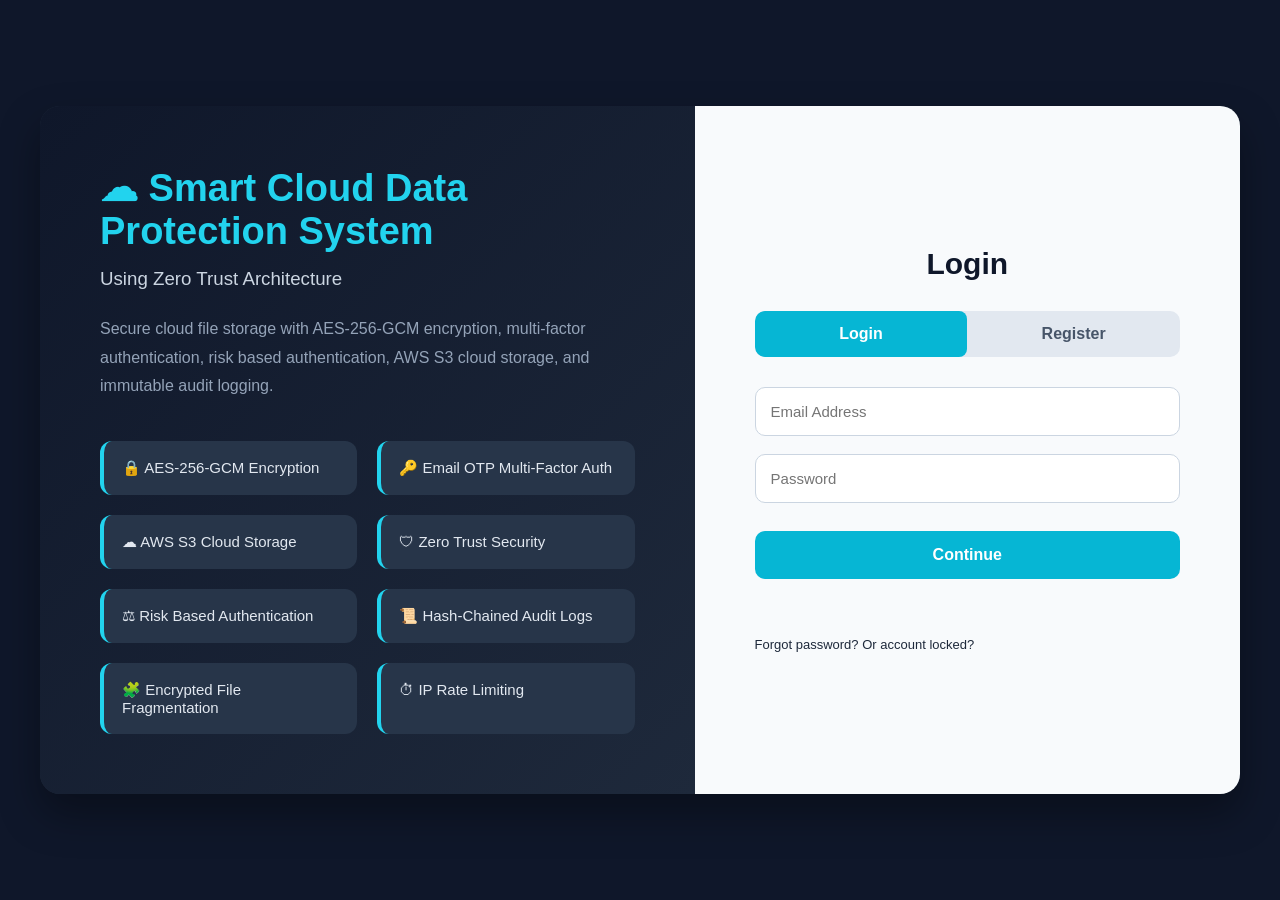
<file: templates/index.html>
<!DOCTYPE html>
<html lang="en">

<head>
    <meta charset="UTF-8">
    <meta name="viewport" content="width=device-width, initial-scale=1.0">
    <title>Smart Cloud Data Protection System</title>

    <link rel="stylesheet" href="/static/style.css">
</head>

<body class="login-page">

<div class="login-container">

    <!-- Left Panel -->
    <div class="info-panel">

        <h1>☁ Smart Cloud Data Protection System</h1>

        <h3>Using Zero Trust Architecture</h3>

        <p class="description">
            Secure cloud file storage with AES-256-GCM encryption,
            multi-factor authentication, risk based authentication,
            AWS S3 cloud storage, and immutable audit logging.
        </p>

        <div class="feature-list">

            <div class="feature-card">🔒 AES-256-GCM Encryption</div>

            <div class="feature-card">🔑 Email OTP Multi-Factor Auth</div>

            <div class="feature-card">☁ AWS S3 Cloud Storage</div>

            <div class="feature-card">🛡 Zero Trust Security</div>

            <div class="feature-card">⚖ Risk Based Authentication</div>

            <div class="feature-card">📜 Hash-Chained Audit Logs</div>

            <div class="feature-card">🧩 Encrypted File Fragmentation</div>

            <div class="feature-card">⏱ IP Rate Limiting</div>

        </div>

    </div>

    <!-- Right Panel -->

    <div class="login-card">

        <h2 id="formTitle">Login</h2>

        <div class="toggle">

            <button id="loginBtn" class="active" onclick="showLogin()">
                Login
            </button>

            <button id="registerBtn" onclick="showRegister()">
                Register
            </button>

        </div>

        <input
            id="email"
            type="email"
            placeholder="Email Address">

        <input
            id="password"
            type="password"
            placeholder="Password">

        <div id="confirmSection" style="display:none">

            <input
                id="confirmPassword"
                type="password"
                placeholder="Confirm Password">

        </div>

        <button
            class="primary-btn"
            onclick="handleAction()">

            Continue

        </button>

        <div id="unlockSection" style="display:none; margin-top:10px;">

            <p style="color:#64748B; font-size:13px;">
                Enter your email to receive an unlock OTP.
            </p>

            <button
                class="upload-btn"
                onclick="requestUnlock()">

                Unlock Account

            </button>

        </div>

        <p id="msg"></p>

        <p style="margin-top:14px; font-size:13px;">
            <a href="#"
               id="unlockLink"
               onclick="toggleUnlock(event)">
               Forgot password? Or account locked?
            </a>
        </p>

    </div>

</div>

<script>

let mode = "login";

function toggleUnlock(e) {

    e.preventDefault();

    const sec = document.getElementById("unlockSection");

    const show = sec.style.display === "none";

    sec.style.display = show ? "block" : "none";

    document.getElementById("unlockLink").innerHTML = show
        ? "Hide unlock option"
        : "Forgot password? Or account locked?";

}

async function requestUnlock() {

    const email = document.getElementById("email").value.trim();

    const msg = document.getElementById("msg");

    if (email === "") {

        msg.innerHTML = "Enter your email first.";

        return;

    }

    msg.innerHTML = "Requesting unlock OTP...";

    try {

        const res = await fetch("/unlock", {

            method: "POST",

            headers: { "Content-Type": "application/json" },

            body: JSON.stringify({ email: email })

        });

        const data = await res.json();

        if (data.unlock_required) {

            window.location.href =

                "/verify_otp?mode=unlock&email=" +

                encodeURIComponent(data.email);

        } else {

            msg.innerHTML = data.message;

        }

    } catch (err) {

        console.log(err);

        msg.innerHTML = "Failed to request unlock.";

    }

}

function showLogin(){

    mode = "login";

    document.getElementById("formTitle").innerHTML = "Login";

    document.getElementById("confirmSection").style.display = "none";

    document.getElementById("loginBtn").classList.add("active");

    document.getElementById("registerBtn").classList.remove("active");

    document.getElementById("msg").innerHTML = "";

}

function showRegister(){

    mode = "register";

    document.getElementById("formTitle").innerHTML = "Register";

    document.getElementById("confirmSection").style.display = "block";

    document.getElementById("registerBtn").classList.add("active");

    document.getElementById("loginBtn").classList.remove("active");

    document.getElementById("msg").innerHTML = "";

}

async function handleAction(){

    const email = document.getElementById("email").value.trim();

    const password = document.getElementById("password").value;

    const msg = document.getElementById("msg");

    if(email === "" || password === ""){

        msg.innerHTML = "Please enter email and password.";

        return;

    }

    msg.innerHTML = "Processing...";

    if(mode === "login"){

        const res = await fetch("/login",{

            method:"POST",

            headers:{
                "Content-Type":"application/json"
            },

            body:JSON.stringify({
                email:email,
                password:password
            })

        });

        const data = await res.json();

        msg.innerHTML = data.message;

        if(res.ok){

            window.location.href =
                "/dashboard/" + encodeURIComponent(data.email);

        } else if(data.unlock_required){

            window.location.href =
                "/verify_otp?mode=unlock&email=" +
                encodeURIComponent(data.email);

        } else if(data.otp_required){

            window.location.href =
                "/verify_otp?mode=login&email=" +
                encodeURIComponent(data.email);

        } else if(data.verification_required){

            window.location.href =
                "/verify_otp?mode=register&email=" +
                encodeURIComponent(data.email);

        } else if(res.status === 429){

            msg.innerHTML = data.message || "Too many attempts. Try again later.";

        }

    }

    else{

        const confirmPassword =
            document.getElementById("confirmPassword").value;

        if(password !== confirmPassword){

            msg.innerHTML = "Passwords do not match.";

            return;

        }

        if(password.length < 8){

            msg.innerHTML = "Password must be at least 8 characters.";

            return;

        }

        const res = await fetch("/register",{

            method:"POST",

            headers:{
                "Content-Type":"application/json"
            },

            body:JSON.stringify({
                email:email,
                password:password
            })

        });

        const data = await res.json();

        msg.innerHTML = data.message;

        if(res.ok){

            // Step 2: first-time email verification
            window.location.href =
                "/verify_otp?mode=register&email=" +
                encodeURIComponent(data.email);

        } else if(res.status === 429){

            msg.innerHTML = data.message || "Too many registrations. Try again later.";

        }

    }

}

</script>

</body>
</html>
</file>
<file: static/style.css>
/* ===================================================
   SMART CLOUD DATA PROTECTION SYSTEM
   ZERO TRUST UI
   FINAL STYLE.CSS
===================================================*/

*{
    margin:0;
    padding:0;
    box-sizing:border-box;
}

body{

    font-family:'Segoe UI',Tahoma,Geneva,Verdana,sans-serif;

    background:#0F172A;

    color:#F8FAFC;

    min-height:100vh;
}

a{

    text-decoration:none;

    color:inherit;
}

button{

    cursor:pointer;

    transition:.3s;
}

input{

    outline:none;
}

/*==========================
LOGIN PAGE
==========================*/

.login-page{

    display:flex;

    justify-content:center;

    align-items:center;

    min-height:100vh;

    padding:40px;
}

.login-container{

    width:1200px;

    max-width:100%;

    display:grid;

    grid-template-columns:1.2fr 1fr;

    background:#1E293B;

    border-radius:20px;

    overflow:hidden;

    box-shadow:0 20px 40px rgba(0,0,0,.35);
}

.info-panel{

    padding:60px;

    background:linear-gradient(135deg,#0F172A,#1E293B);
}

.info-panel h1{

    font-size:38px;

    color:#22D3EE;

    margin-bottom:15px;
}

.info-panel h3{

    color:#CBD5E1;

    margin-bottom:25px;

    font-weight:400;
}

.description{

    color:#94A3B8;

    line-height:1.8;

    margin-bottom:40px;
}

.feature-list{

    display:grid;

    grid-template-columns:1fr 1fr;

    gap:20px;
}

.feature-card{

    background:#273549;

    padding:18px;

    border-radius:12px;

    border-left:4px solid #22D3EE;

    color:#E2E8F0;

    font-size:15px;
}
/*==========================
LOGIN CARD
==========================*/

.login-card{

    background:#F8FAFC;

    color:#1E293B;

    padding:60px;

    display:flex;

    flex-direction:column;

    justify-content:center;
}

.login-card h2{

    text-align:center;

    margin-bottom:30px;

    color:#0F172A;

    font-size:30px;
}

.toggle{

    display:flex;

    background:#E2E8F0;

    border-radius:10px;

    overflow:hidden;

    margin-bottom:30px;
}

.toggle button{

    flex:1;

    padding:14px;

    border:none;

    background:transparent;

    font-size:16px;

    font-weight:600;

    color:#475569;
}

.toggle button.active{

    background:#06B6D4;

    color:white;
}

.login-card input{

    width:100%;

    padding:15px;

    margin-bottom:18px;

    border-radius:10px;

    border:1px solid #CBD5E1;

    font-size:15px;

    transition:.3s;
}

.login-card input:focus{

    border-color:#06B6D4;

    box-shadow:0 0 8px rgba(6,182,212,.25);
}

.primary-btn{

    width:100%;

    padding:15px;

    border:none;

    border-radius:10px;

    background:#06B6D4;

    color:white;

    font-size:16px;

    font-weight:bold;

    margin-top:10px;
}

.primary-btn:hover{

    background:#0891B2;
}

#msg{

    margin-top:20px;

    text-align:center;

    font-weight:600;

    color:#2563EB;

    min-height:24px;
}

/*==========================
COMMON CONTAINER
==========================*/

.container{

    width:92%;

    max-width:1200px;

    margin:auto;

    padding:40px 20px;
}

h1{

    color:#22D3EE;

    margin-bottom:25px;

    font-size:34px;

    font-weight:700;
}

h2{

    color:#22D3EE;

    margin-bottom:18px;
}

.card{

    background:#1E293B;

    border-radius:16px;

    padding:25px;

    margin-bottom:25px;

    border:1px solid #334155;
}

/*==========================
BUTTONS
==========================*/

button{

    background:#06B6D4;

    color:white;

    border:none;

    padding:12px 22px;

    border-radius:8px;

    font-size:15px;

    font-weight:600;
}

button:hover{

    background:#0891B2;
}

.download{

    background:#22C55E;
}

.download:hover{

    background:#16A34A;
}

.danger{

    background:#EF4444;
}

.danger:hover{

    background:#DC2626;
}
/*==================================================
DASHBOARD
==================================================*/

.dashboard-header{

    display:flex;

    justify-content:space-between;

    align-items:center;

    margin-bottom:30px;

    flex-wrap:wrap;

    gap:15px;
}

.dashboard-title{

    color:#22D3EE;

    font-size:32px;

    font-weight:700;
}

.dashboard-subtitle{

    color:#94A3B8;

    margin-top:6px;
}

/*==================================================
STATUS CARDS
==================================================*/

.status-grid{

    display:grid;

    grid-template-columns:repeat(auto-fit,minmax(230px,1fr));

    gap:20px;

    margin-bottom:30px;
}

.status-card{

    background:#1E293B;

    border:1px solid #334155;

    border-radius:15px;

    padding:25px;

    transition:.3s;
}

.status-card:hover{

    transform:translateY(-4px);

    border-color:#22D3EE;
}

.status-title{

    color:#94A3B8;

    font-size:14px;

    margin-bottom:12px;

    text-transform:uppercase;

    letter-spacing:1px;
}

.status-value{

    color:#F8FAFC;

    font-size:24px;

    font-weight:bold;
}

.status-success{

    color:#22C55E;
}

.status-warning{

    color:#F59E0B;
}

.status-danger{

    color:#EF4444;
}

/*==================================================
USER INFO
==================================================*/

.user-info{

    display:flex;

    justify-content:space-between;

    align-items:center;

    flex-wrap:wrap;

    gap:20px;
}

.user-email{

    font-size:18px;

    color:#F8FAFC;

    font-weight:600;
}

.risk-score{

    font-size:26px;

    color:#F59E0B;

    font-weight:bold;
}

/*==================================================
RISK BAR
==================================================*/

.progress{

    width:100%;

    height:12px;

    background:#334155;

    border-radius:50px;

    overflow:hidden;

    margin-top:15px;
}

.progress-bar{

    height:100%;

    width:30%;

    background:#06B6D4;

    border-radius:50px;

    transition:.5s;
}

/*==================================================
UPLOAD CARD
==================================================*/

.upload-box{

    display:flex;

    gap:15px;

    align-items:center;

    flex-wrap:wrap;
}

.upload-box input[type=file]{

    flex:1;

    min-width:250px;

    padding:12px;

    border:1px solid #475569;

    border-radius:10px;

    background:#0F172A;

    color:white;
}

.upload-btn{

    background:#06B6D4;
}

.upload-btn:hover{

    background:#0891B2;
}

/*==================================================
FILES
==================================================*/

.file-list{

    list-style:none;

    margin-top:10px;
}

.file-list li{

    display:flex;

    justify-content:space-between;

    align-items:center;

    background:#273549;

    border-radius:10px;

    padding:15px;

    margin-bottom:12px;

    border:1px solid #334155;
}

.file-name{

    color:#E2E8F0;

    font-weight:500;

    word-break:break-all;
}

.download-btn{

    background:#22C55E;

    padding:10px 18px;
}

.download-btn:hover{

    background:#16A34A;
}

.file-actions{

    display:flex;

    gap:10px;

    align-items:center;

    margin-left:15px;
}

.delete-btn{

    background:#EF4444;

    padding:10px 18px;
}

.delete-btn:hover{

    background:#DC2626;
}

/*==================================================
SECURITY STATUS
==================================================*/

.security-grid{

    display:grid;

    grid-template-columns:repeat(auto-fit,minmax(220px,1fr));

    gap:20px;

    margin-top:30px;
}

.security-box{

    background:#1E293B;

    border-radius:15px;

    border:1px solid #334155;

    padding:22px;

    text-align:center;
}

.security-icon{

    font-size:34px;

    margin-bottom:10px;
}

.security-title{

    color:#94A3B8;

    margin-bottom:8px;
}

.security-value{

    color:#22C55E;

    font-weight:bold;

    font-size:18px;
}

/*==================================================
FOOTER
==================================================*/

.footer{

    margin-top:40px;

    padding:25px;

    text-align:center;

    color:#94A3B8;

    border-top:1px solid #334155;

    font-size:14px;
}
/*==================================================
AUDIT LOG TABLE
==================================================*/

.table-container{

    width:100%;

    overflow-x:auto;

    margin-top:20px;
}

table{

    width:100%;

    border-collapse:collapse;

    background:#1E293B;

    border-radius:15px;

    overflow:hidden;
}

thead{

    background:#06B6D4;

    color:white;
}

th{

    padding:16px;

    text-align:left;

    font-size:15px;

    letter-spacing:.5px;
}

td{

    padding:15px;

    border-bottom:1px solid #334155;

    color:#E2E8F0;
}

tbody tr{

    transition:.25s;
}

tbody tr:hover{

    background:#273549;
}

/*==================================================
BADGES
==================================================*/

.badge{

    display:inline-block;

    padding:6px 12px;

    border-radius:30px;

    font-size:13px;

    font-weight:600;

    color:white;
}

.badge-upload{

    background:#06B6D4;
}

.badge-download{

    background:#22C55E;
}

.badge-login{

    background:#3B82F6;
}

.badge-failed{

    background:#EF4444;
}

.badge-delete{

    background:#F97316;
}

.badge-register{

    background:#8B5CF6;
}

/*==================================================
LABELS
==================================================*/

label{

    display:block;

    margin-bottom:8px;

    color:#CBD5E1;

    font-weight:600;
}

/*==================================================
MESSAGES
==================================================*/

.success{

    background:#14532D;

    color:#BBF7D0;

    padding:15px;

    border-radius:10px;

    margin:20px 0;
}

.error{

    background:#7F1D1D;

    color:#FECACA;

    padding:15px;

    border-radius:10px;

    margin:20px 0;
}

.warning{

    background:#78350F;

    color:#FDE68A;

    padding:15px;

    border-radius:10px;

    margin:20px 0;
}

/*==================================================
SCROLLBAR
==================================================*/

::-webkit-scrollbar{

    width:10px;
}

::-webkit-scrollbar-track{

    background:#0F172A;
}

::-webkit-scrollbar-thumb{

    background:#06B6D4;

    border-radius:20px;
}

::-webkit-scrollbar-thumb:hover{

    background:#0891B2;
}

/*==================================================
ANIMATIONS
==================================================*/

.card,
.status-card,
.security-box{

    transition:all .3s ease;
}

.card:hover,
.security-box:hover{

    transform:translateY(-4px);

    box-shadow:0 12px 25px rgba(0,0,0,.25);
}

/*==================================================
UTILITY CLASSES
==================================================*/

.text-center{

    text-align:center;
}

.mt-10{

    margin-top:10px;
}

.mt-20{

    margin-top:20px;
}

.mt-30{

    margin-top:30px;
}

.mb-10{

    margin-bottom:10px;
}

.mb-20{

    margin-bottom:20px;
}

.mb-30{

    margin-bottom:30px;
}

.flex{

    display:flex;
}

.space-between{

    justify-content:space-between;
}

.align-center{

    align-items:center;
}

/*==================================================
RESPONSIVE DESIGN
==================================================*/

@media(max-width:992px){

    .login-container{

        grid-template-columns:1fr;
    }

    .info-panel{

        padding:40px;
    }

    .login-card{

        padding:40px;
    }

    .status-grid{

        grid-template-columns:1fr 1fr;
    }

    .security-grid{

        grid-template-columns:1fr 1fr;
    }
}

@media(max-width:768px){

    .dashboard-header{

        flex-direction:column;

        align-items:flex-start;
    }

    .user-info{

        flex-direction:column;

        align-items:flex-start;
    }

    .upload-box{

        flex-direction:column;

        align-items:stretch;
    }

    .upload-box input{

        width:100%;
    }

    .status-grid{

        grid-template-columns:1fr;
    }

    .security-grid{

        grid-template-columns:1fr;
    }

    .feature-list{

        grid-template-columns:1fr;
    }

    .file-list li{

        flex-direction:column;

        align-items:flex-start;

        gap:15px;
    }

    table{

        font-size:14px;
    }

    h1{

        font-size:28px;
    }

    h2{

        font-size:24px;
    }
}

@media(max-width:480px){

    .container{

        width:95%;
    }

    .login-page{

        padding:15px;
    }

    .login-card{

        padding:25px;
    }

    .info-panel{

        padding:25px;
    }

    .primary-btn{

        width:100%;
    }

    button{

        width:100%;
    }
}

/*==================================================
END OF FILE
SMART CLOUD DATA PROTECTION SYSTEM
Zero Trust Architecture
Professional Cyber Theme
==================================================*/
/*==================================================
NEW DASHBOARD & AUDIT LOG IMPROVEMENTS
==================================================*/

/* Locked Account Warning */

.locked-box{

    background:#7F1D1D;

    border:1px solid #EF4444;

    color:#FECACA;

    padding:20px;

    border-radius:12px;

    margin-bottom:25px;

}


/* Dashboard Statistics */

.stats-grid{

    display:grid;

    grid-template-columns:repeat(auto-fit,minmax(220px,1fr));

    gap:20px;

    margin:25px 0;

}


.stat-card{

    background:#273549;

    padding:20px;

    border-radius:12px;

    border:1px solid #334155;

    transition:.3s;

}


.stat-card:hover{

    transform:translateY(-4px);

    border-color:#22D3EE;

}


.stat-title{

    color:#94A3B8;

    margin-bottom:10px;

}


.stat-value{

    font-size:28px;

    color:#F8FAFC;

    font-weight:bold;

}


/* Risk Level */

.risk-low{

    color:#22C55E;

    font-weight:bold;

}


.risk-medium{

    color:#F59E0B;

    font-weight:bold;

}


.risk-high{

    color:#EF4444;

    font-weight:bold;

}


/* Recent Activity */

.audit-table{

    width:100%;

    border-collapse:collapse;

    margin-top:15px;

}


.audit-table th{

    background:#06B6D4;

    color:white;

    padding:14px;

    text-align:left;

}


.audit-table td{

    padding:14px;

    border-bottom:1px solid #334155;

}


.audit-table tbody tr:hover{

    background:#273549;

}


/* Audit Status */

.status-success{

    color:#22C55E;

    font-weight:bold;

}


.status-failed{

    color:#F59E0B;

    font-weight:bold;

}


.status-blocked{

    color:#EF4444;

    font-weight:bold;

}


/* File Information */

.file-details{

    display:flex;

    flex-direction:column;

    gap:5px;

}


.file-details small{

    color:#94A3B8;

}


/* Audit Log Table */

.audit-table td:nth-child(6),

.audit-table td:nth-child(7){

    max-width:220px;

    word-break:break-word;

}


/* Responsive */

@media(max-width:768px){

    .stats-grid{

        grid-template-columns:1fr;

    }

    .audit-table{

        display:block;

        overflow-x:auto;

    }

}

/*==================================================
UPGRADE - MFA / ADMIN / HASH CHAIN STYLES
==================================================*/

/* Header actions */

.header-actions{

    display:flex;

    gap:10px;

    flex-wrap:wrap;

}

/* Admin button */

.admin-btn{

    background:#8B5CF6;

}

.admin-btn:hover{

    background:#7C3AED;

}

/* OTP card */

.otp-card{

    max-width:520px;

    margin:0 auto;

    text-align:center;

}

.otp-info{

    color:#CBD5E1;

    margin-bottom:10px;

    line-height:1.7;

}

.otp-box{

    display:flex;

    flex-direction:column;

    gap:14px;

    margin-top:20px;

}

.otp-input{

    width:100%;

    padding:15px;

    border-radius:10px;

    border:1px solid #475569;

    background:#0F172A;

    color:white;

    font-size:18px;

    text-align:center;

    letter-spacing:6px;

}

.otp-input:focus{

    border-color:#06B6D4;

    box-shadow:0 0 8px rgba(6,182,212,.25);

    outline:none;

}

.otp-input::placeholder{

    letter-spacing:1px;

    color:#64748B;

}

/* Dev mode box */

.dev-box{

    background:#14532D;

    color:#BBF7D0;

    padding:14px;

    border-radius:10px;

    font-size:15px;

}

/* Hash chain cells */

.hash-cell{

    font-family:Consolas,'Courier New',monospace;

    font-size:12px;

    color:#94A3B8;

    white-space:nowrap;

}

.hash-note{

    color:#94A3B8;

    font-size:14px;

    line-height:1.7;

    margin-bottom:15px;

}

/* Two column layout for admin recent activity */

.stats-grid.two-col{

    grid-template-columns:1fr 1fr;

    align-items:start;

}

.stats-grid.two-col .card{

    margin-bottom:0;

}

/* Upload hint text */

.upload-hint{

    color:#64748B;

    font-size:13px;

    margin-top:12px;

    line-height:1.6;

}

/* Responsive for new components */

@media(max-width:992px){

    .stats-grid.two-col{

        grid-template-columns:1fr;

    }

}

@media(max-width:768px){

    .header-actions{

        width:100%;

    }

    .header-actions button{

        flex:1;

    }

}

/*==================================================
END OF UPGRADE STYLES
==================================================*/
</file>
